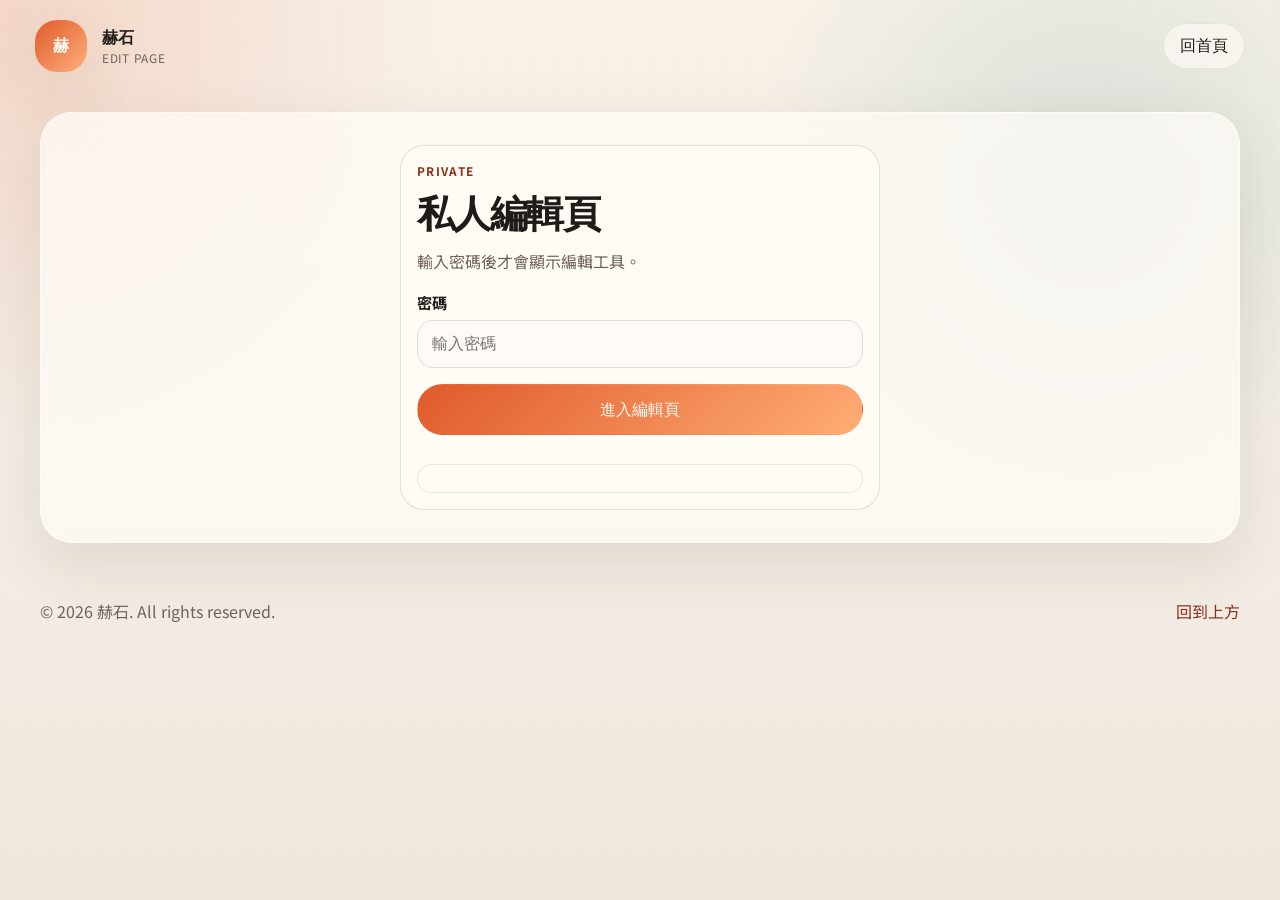
<file: edit.html>
<!DOCTYPE html>
<html lang="zh-Hant">
  <head>
    <meta charset="UTF-8" />
    <meta name="viewport" content="width=device-width, initial-scale=1.0" />
    <title>赫石 | 編輯頁</title>
    <meta name="description" content="赫石網站的私人編輯頁，可輸入密碼後編輯公告內容。" />
    <link rel="preconnect" href="https://fonts.googleapis.com" />
    <link rel="preconnect" href="https://fonts.gstatic.com" crossorigin />
    <link
      href="https://fonts.googleapis.com/css2?family=Space+Grotesk:wght@400;500;700&family=Noto+Sans+TC:wght@400;500;700;900&display=swap"
      rel="stylesheet"
    />
    <link id="siteFavicon" rel="icon" type="image/svg+xml" href="./assets/fillers/rose-bubble.svg" />
    <link rel="stylesheet" href="./styles.css" />
  </head>
  <body>
    <div class="page-noise"></div>

    <header class="site-header">
      <a class="brand" href="./index.html">
        <span class="brand-mark">赫</span>
        <span class="brand-copy">
          <strong>赫石</strong>
          <small>edit page</small>
        </span>
      </a>

      <nav class="site-nav" aria-label="主選單">
        <a href="./index.html">回首頁</a>
      </nav>
    </header>

    <main id="top">
      <section class="section-block editor-shell" id="editorGate">
        <div class="editor-card editor-login-card">
          <p class="eyebrow">Private</p>
          <h1 class="editor-title">私人編輯頁</h1>
          <p class="editor-copy">輸入密碼後才會顯示編輯工具。</p>
          <label class="filler-field">
            <span>密碼</span>
            <input class="editor-password-input" id="editorPasswordInput" type="password" placeholder="輸入密碼" />
          </label>
          <button class="button button-primary" id="editorLoginButton" type="button">進入編輯頁</button>
          <p class="editor-status" id="editorLoginStatus"></p>
        </div>
      </section>

      <section class="section-block editor-shell is-hidden" id="editorPanel">
        <div class="section-heading">
          <div>
            <p class="eyebrow">Editor</p>
            <h2>公告編輯</h2>
          </div>
          <div class="editor-actions">
            <a class="button button-ghost" href="./index.html" target="_blank" rel="noreferrer">打開首頁</a>
            <button class="button button-ghost" id="editorAddBoardButton" type="button">新增公告</button>
            <button class="button button-ghost" id="editorResetButton" type="button">重設成預設</button>
            <button class="button button-ghost" id="editorLogoutButton" type="button">登出</button>
            <button class="button button-primary" id="editorSaveButton" type="button">儲存變更</button>
          </div>
        </div>

        <div class="editor-grid" id="editorBoardGrid"></div>
        <div class="editor-publish-card">
          <div class="section-heading editor-subheading">
            <div>
              <p class="eyebrow">Publish</p>
              <h2>發布到 GitHub</h2>
            </div>
          </div>
          <div class="editor-publish-grid">
            <label class="filler-field">
              <span>Worker 網址</span>
              <input id="editorWorkerUrlInput" type="text" placeholder="https://your-worker.workers.dev" />
            </label>
            <label class="filler-field">
              <span>發布密碼</span>
              <input id="editorPublishPasswordInput" type="password" placeholder="Cloudflare Worker 密碼" />
            </label>
          </div>
          <div class="editor-actions">
            <button class="button button-primary" id="editorPublishButton" type="button">發布到 GitHub</button>
          </div>
          <p class="editor-note">這個按鈕會先儲存你目前在這台瀏覽器的編輯內容，再把公告、圖庫、商品和 SVG 模板送到 Cloudflare Worker，由 Worker 安全寫回 GitHub repo。發布請盡量使用線上 edit 頁，不要用本地 file 頁面。</p>
        </div>
        <div class="section-heading editor-subheading">
          <div>
            <p class="eyebrow">Gallery</p>
            <h2>圖片編輯</h2>
          </div>
          <div class="editor-actions">
            <button class="button button-ghost" id="editorAddGalleryButton" type="button">新增圖片欄位</button>
          </div>
        </div>
        <div class="editor-gallery-toolbar">
          <label class="filler-field">
            <span>搜尋圖片</span>
            <input id="editorGallerySearchInput" type="text" placeholder="輸入標題、分類或說明" />
          </label>
          <label class="filler-field">
            <span>分類篩選</span>
            <select id="editorGalleryCategoryFilter">
              <option value="全部">全部分類</option>
            </select>
          </label>
        </div>
        <div class="editor-grid" id="editorGalleryGrid"></div>
        <div class="section-heading editor-subheading">
          <div>
            <p class="eyebrow">Templates</p>
            <h2>SVG 模板編輯</h2>
          </div>
          <div class="editor-actions">
            <button class="button button-ghost" id="editorAddTemplateButton" type="button">新增 SVG</button>
          </div>
        </div>
        <div class="editor-grid" id="editorTemplateGrid"></div>
        <div class="section-heading editor-subheading">
          <div>
            <p class="eyebrow">Products</p>
            <h2>商品編輯</h2>
          </div>
          <div class="editor-actions">
            <button class="button button-ghost" id="editorAddProductButton" type="button">新增商品</button>
          </div>
        </div>
        <div class="editor-grid" id="editorProductGrid"></div>
        <p class="editor-note">這個編輯頁目前會把公告、圖庫、SVG 模板和商品內容存到你這台瀏覽器。儲存後重新整理首頁或填字器，就會看到新的內容。圖片網址如果貼 Google Drive 單檔連結，系統會自動轉成可顯示縮圖的網址。</p>
        <p class="editor-status" id="editorSaveStatus"></p>
      </section>
    </main>

    <footer class="site-footer">
      <p>© <span id="yearLabel"></span> 赫石. All rights reserved.</p>
      <a href="#top">回到上方</a>
    </footer>

    <script src="./data/gallery-data.js"></script>
    <script src="./data/site-content.js"></script>
    <script src="./data/filler-templates.js"></script>
    <script src="./edit.js"></script>
  </body>
</html>
</file>
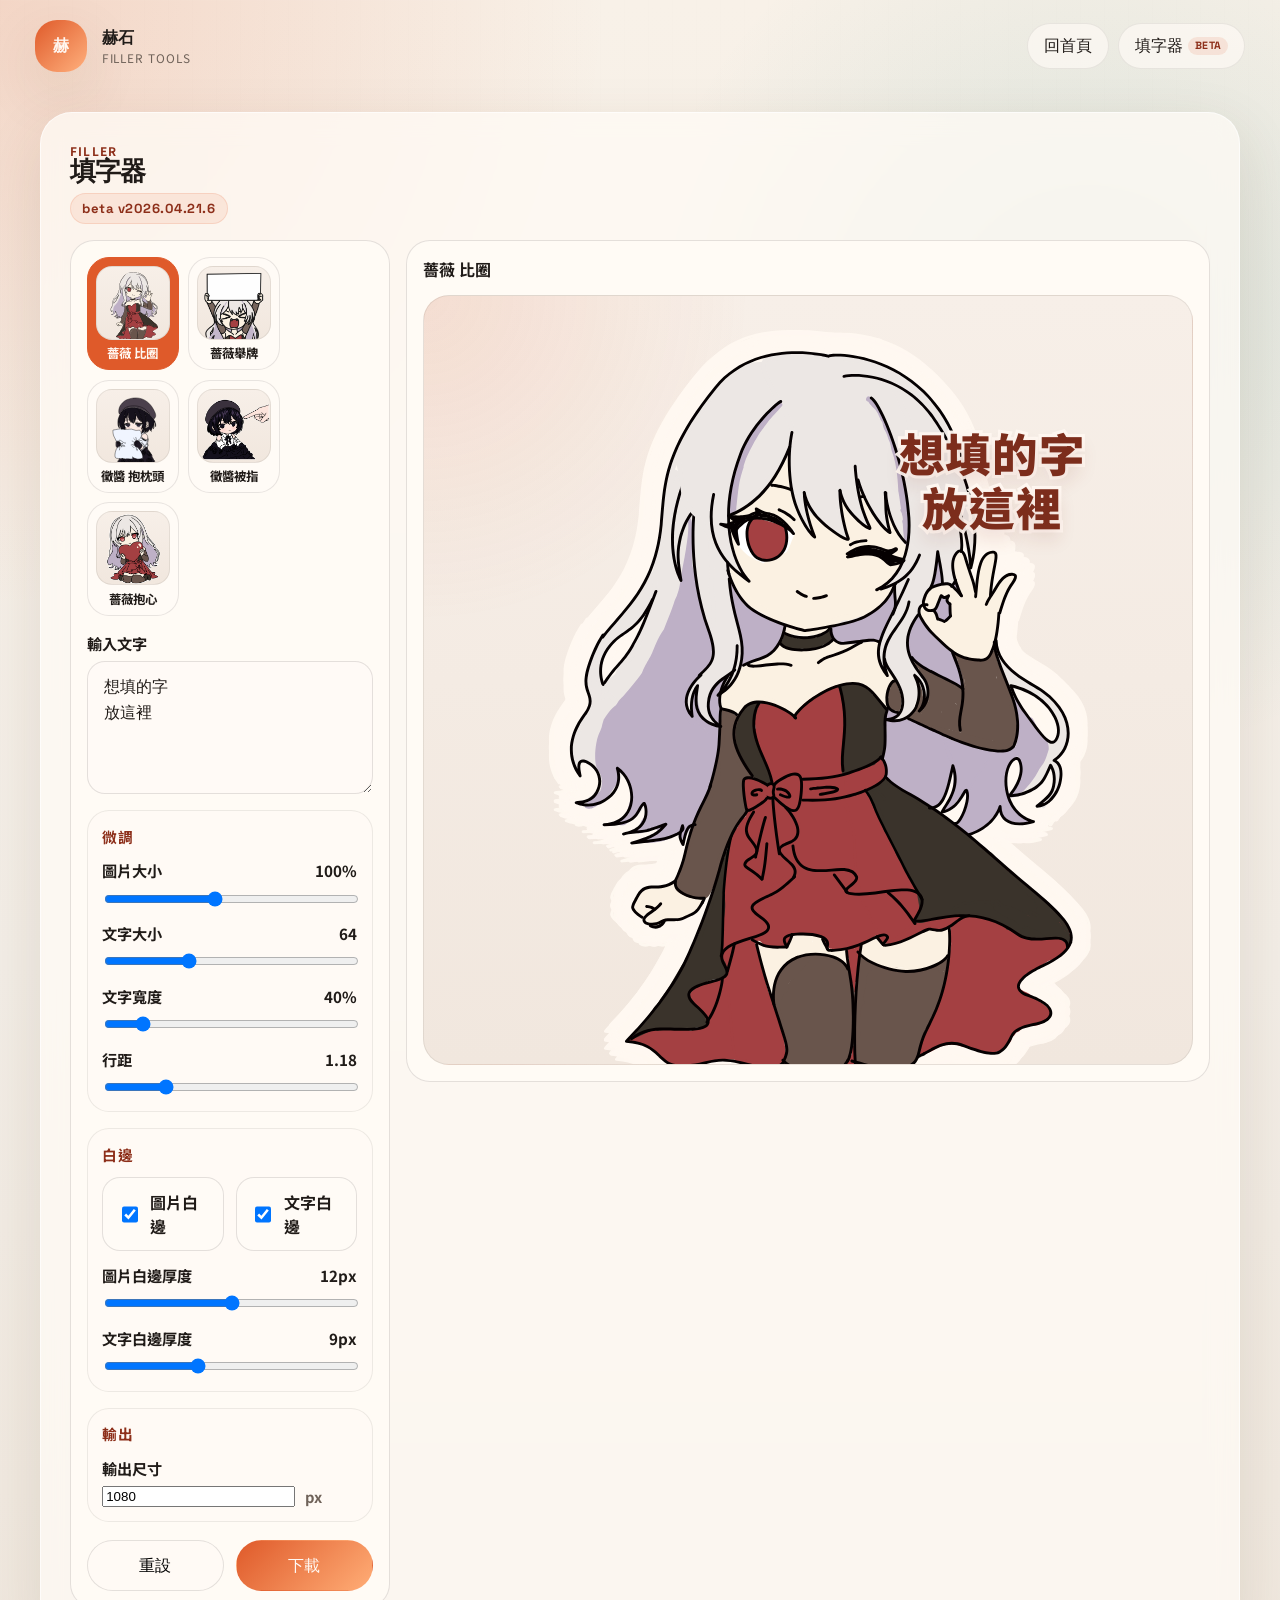
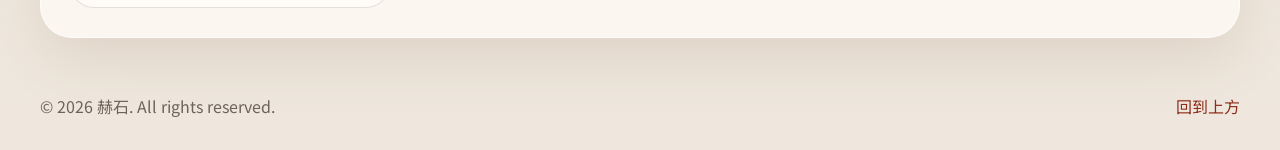
<file: filler.html>
<!DOCTYPE html>
<html lang="zh-Hant">
  <head>
    <meta charset="UTF-8" />
    <meta name="viewport" content="width=device-width, initial-scale=1.0" />
    <title>赫石 | 填字器</title>
    <meta
      name="description"
      content="赫石的 SVG 填字器頁面，可輸入文字、調整位置並匯出成圖片。"
    />
    <link rel="preconnect" href="https://fonts.googleapis.com" />
    <link rel="preconnect" href="https://fonts.gstatic.com" crossorigin />
    <link
      href="https://fonts.googleapis.com/css2?family=Space+Grotesk:wght@400;500;700&family=Noto+Sans+TC:wght@400;500;700;900&display=swap"
      rel="stylesheet"
    />
    <link id="siteFavicon" rel="icon" type="image/svg+xml" href="./assets/fillers/rose-bubble.svg" />
    <link rel="stylesheet" href="./styles.css" />
  </head>
  <body>
    <div class="page-noise"></div>

    <header class="site-header">
      <a class="brand" href="./index.html">
        <span class="brand-mark">赫</span>
        <span class="brand-copy">
          <strong>赫石</strong>
          <small>filler tools</small>
        </span>
      </a>

      <nav class="site-nav" aria-label="主選單">
        <a href="./index.html">回首頁</a>
        <a class="nav-beta-link" href="#filler">填字器 <small class="beta-badge">beta</small></a>
      </nav>
    </header>

    <main id="top">
      <section class="section-block filler-section" id="filler">
        <div class="section-heading">
          <div>
            <p class="eyebrow">Filler</p>
            <h2>填字器</h2>
            <p class="filler-version" id="fillerVersionLabel">beta v2026.04.21.6</p>
          </div>
        </div>
        <div class="filler-layout">
          <div class="filler-panel">
            <div class="filler-template-list" id="fillerTemplateList"></div>

            <label class="filler-field">
              <span>輸入文字</span>
              <textarea id="fillerTextInput" rows="4" placeholder="想放進圖裡的字，直接打在這裡。"></textarea>
            </label>

            <section class="filler-group">
              <div class="filler-group-head">
                <strong>微調</strong>
              </div>

              <div class="filler-control-grid">
                <label class="filler-field">
                  <span>圖片大小 <strong id="fillerImageScaleValue">100%</strong></span>
                  <input id="fillerImageScaleInput" type="range" min="55" max="160" step="1" value="100" />
                </label>

                <label class="filler-field">
                  <span>文字大小 <strong id="fillerFontSizeValue">64</strong></span>
                  <input id="fillerFontSizeInput" type="range" min="28" max="140" step="1" value="64" />
                </label>

                <label class="filler-field">
                  <span>文字寬度 <strong id="fillerWidthValue">28%</strong></span>
              <input id="fillerWidthInput" type="range" min="16" max="200" step="1" value="40" />
                </label>

                <label class="filler-field">
                  <span>行距 <strong id="fillerLineHeightValue">1.18</strong></span>
                  <input id="fillerLineHeightInput" type="range" min="1" max="1.8" step="0.02" value="1.18" />
                </label>
              </div>
            </section>

            <section class="filler-group">
              <div class="filler-group-head">
                <strong>白邊</strong>
              </div>

              <div class="filler-toggle-row">
                <label class="filler-toggle">
                  <input id="fillerImageOutlineToggleInput" type="checkbox" checked />
                  <span>圖片白邊</span>
                </label>
                <label class="filler-toggle">
                  <input id="fillerOutlineToggleInput" type="checkbox" checked />
                  <span>文字白邊</span>
                </label>
              </div>

              <div class="filler-control-grid">
                <label class="filler-field">
                  <span>圖片白邊厚度 <strong id="fillerImageOutlineWidthValue">12px</strong></span>
                  <input id="fillerImageOutlineWidthInput" type="range" min="4" max="20" step="1" value="12" />
                </label>

                <label class="filler-field">
                  <span>文字白邊厚度 <strong id="fillerOutlineWidthValue">9px</strong></span>
                  <input id="fillerOutlineWidthInput" type="range" min="4" max="18" step="1" value="9" />
                </label>
              </div>
            </section>

            <section class="filler-group">
              <div class="filler-group-head">
                <strong>輸出</strong>
              </div>

              <label class="filler-field filler-size-field">
                <span>輸出尺寸</span>
                <div class="filler-number-wrap">
                  <input id="fillerOutputSizeInput" type="text" inputmode="numeric" pattern="[0-9]*" value="1080" />
                  <small>px</small>
                </div>
              </label>
            </section>

            <div class="filler-button-row">
              <button class="button button-ghost filler-reset-button" id="fillerResetButton" type="button">重設</button>
              <button class="button button-primary filler-download-button" id="fillerDownloadButton" type="button">下載</button>
            </div>
          </div>

          <div class="filler-preview-card">
            <div class="filler-preview-topline">
              <strong id="fillerTemplateName">載入模板中...</strong>
            </div>
            <div class="filler-stage" id="fillerStage">
              <img id="fillerPreviewArtOutline" alt="" aria-hidden="true" />
              <img id="fillerPreviewArt" alt="填字模板預覽" loading="lazy" />
              <div class="filler-preview-text" id="fillerPreviewText"></div>
            </div>
          </div>
        </div>
      </section>
    </main>

    <footer class="site-footer">
      <p>© <span id="yearLabel"></span> 赫石. All rights reserved.</p>
      <a href="#top">回到上方</a>
    </footer>

    <script src="./data/filler-template-assets.js"></script>
    <script src="./data/filler-templates.js"></script>
    <script src="./data/site-content.js"></script>
    <script src="./app.js"></script>
  </body>
</html>
</file>
<file: styles.css>
:root {
  --bg: #f4efe7;
  --bg-strong: #f8f4ee;
  --ink: #201b18;
  --muted: #6f6259;
  --line: rgba(32, 27, 24, 0.12);
  --card: rgba(255, 251, 246, 0.74);
  --card-strong: rgba(255, 251, 246, 0.92);
  --accent: #df5a2a;
  --accent-deep: #8d2f1a;
  --accent-soft: #ffd8c4;
  --teal: #0f7c78;
  --gold: #bd8a2a;
  --shadow: 0 20px 60px rgba(94, 55, 23, 0.12);
  --radius-xl: 32px;
  --radius-lg: 24px;
  --radius-md: 18px;
}

* {
  box-sizing: border-box;
}

html {
  scroll-behavior: smooth;
}

body {
  margin: 0;
  min-height: 100vh;
  color: var(--ink);
  font-family: "Noto Sans TC", sans-serif;
  background:
    radial-gradient(circle at top left, rgba(223, 90, 42, 0.18), transparent 28%),
    radial-gradient(circle at 85% 18%, rgba(15, 124, 120, 0.13), transparent 25%),
    linear-gradient(180deg, #f8f1e8 0%, #f2ede6 55%, #efe7dd 100%);
}

a {
  color: inherit;
  text-decoration: none;
}

button {
  font: inherit;
}

img {
  max-width: 100%;
  display: block;
}

.page-noise {
  position: fixed;
  inset: 0;
  pointer-events: none;
  opacity: 0.2;
  background-image:
    linear-gradient(rgba(255, 255, 255, 0.16) 1px, transparent 1px),
    linear-gradient(90deg, rgba(32, 27, 24, 0.02) 1px, transparent 1px);
  background-size: 100% 100%, 24px 24px;
}

.site-header,
main,
.site-footer {
  position: relative;
  z-index: 1;
}

.site-header {
  display: flex;
  align-items: center;
  justify-content: space-between;
  gap: 1rem;
  padding: 1.25rem clamp(1rem, 3vw, 2.2rem);
}

.brand {
  display: inline-flex;
  align-items: center;
  gap: 0.9rem;
}

.brand-mark {
  width: 3.25rem;
  height: 3.25rem;
  display: grid;
  place-items: center;
  border-radius: 22px;
  background: linear-gradient(135deg, var(--accent), #ffb07d);
  color: #fff7f1;
  font-family: "Space Grotesk", sans-serif;
  font-weight: 700;
  letter-spacing: 0.06em;
  box-shadow: var(--shadow);
}

.brand-copy {
  display: grid;
}

.brand-copy strong,
.site-nav a,
.button,
h1,
h2,
.social-name,
.stat-value,
.product-price {
  font-family: "Space Grotesk", sans-serif;
}

.brand-copy small {
  color: var(--muted);
  text-transform: uppercase;
  letter-spacing: 0.08em;
  font-size: 0.74rem;
}

.site-nav {
  display: flex;
  flex-wrap: wrap;
  gap: 0.55rem;
}

.site-nav a {
  padding: 0.7rem 1rem;
  border-radius: 999px;
  background: rgba(255, 251, 246, 0.65);
  border: 1px solid rgba(32, 27, 24, 0.08);
  transition: transform 160ms ease, background 160ms ease;
}

.nav-beta-link {
  display: inline-flex;
  align-items: center;
  gap: 0.35rem;
}

.beta-badge {
  display: inline-flex;
  align-items: center;
  justify-content: center;
  min-height: 1.15rem;
  padding: 0.08rem 0.4rem;
  border-radius: 999px;
  background: rgba(223, 90, 42, 0.12);
  color: var(--accent-deep);
  font-size: 0.66rem;
  font-weight: 800;
  letter-spacing: 0.04em;
  text-transform: uppercase;
}

.site-nav a:hover,
.button:hover,
.filter-chip:hover {
  transform: translateY(-1px);
}

main {
  width: min(1200px, calc(100% - 2rem));
  margin: 0 auto;
  padding-bottom: 3rem;
}

.hero,
.section-block {
  background: var(--card);
  border: 1px solid rgba(255, 255, 255, 0.6);
  box-shadow: var(--shadow);
  backdrop-filter: blur(14px);
}

.marquee-heading {
  display: flex;
  align-items: center;
  justify-content: space-between;
  gap: 1rem;
  margin-bottom: 0.9rem;
}

.marquee-copy {
  color: var(--muted);
}

.hero-marquee-intro {
  display: flex;
  align-items: end;
  justify-content: space-between;
  gap: 1rem;
}

.hero-marquee-copy {
  color: var(--muted);
  line-height: 1.6;
}

.marquee-shell {
  position: relative;
  overflow: hidden;
  border-radius: 26px;
  padding: 0.45rem 0;
  background:
    linear-gradient(90deg, rgba(255, 248, 242, 0.96), rgba(255, 248, 242, 0.14) 10%, rgba(255, 248, 242, 0.14) 90%, rgba(255, 248, 242, 0.96)),
    linear-gradient(135deg, rgba(223, 90, 42, 0.09), rgba(15, 124, 120, 0.08));
  border: 1px solid rgba(32, 27, 24, 0.08);
}

.marquee-shell::before,
.marquee-shell::after {
  content: "";
  position: absolute;
  top: 0;
  bottom: 0;
  width: 4.5rem;
  z-index: 2;
  pointer-events: none;
}

.marquee-shell::before {
  left: 0;
  background: linear-gradient(90deg, rgba(248, 241, 232, 1), rgba(248, 241, 232, 0));
}

.marquee-shell::after {
  right: 0;
  background: linear-gradient(270deg, rgba(248, 241, 232, 1), rgba(248, 241, 232, 0));
}

.marquee-track {
  display: flex;
  width: max-content;
  gap: 0.9rem;
  animation: marquee-scroll 34s linear infinite;
  will-change: transform;
}

.marquee-item {
  width: 190px;
  flex: 0 0 190px;
  padding: 0.55rem;
  border-radius: 24px;
  background: rgba(255, 251, 246, 0.94);
  border: 1px solid rgba(255, 255, 255, 0.38);
  box-shadow: 0 12px 28px rgba(11, 25, 31, 0.16);
  transform: rotate(calc(var(--tilt, 0) * 1deg));
}

.marquee-item:nth-child(3n) {
  margin-top: 1rem;
}

.marquee-item:nth-child(4n) {
  margin-top: 0.35rem;
}

.marquee-image {
  width: 100%;
  aspect-ratio: 1 / 1;
  object-fit: cover;
  border-radius: 18px;
  background: linear-gradient(135deg, #f3e3d7, #fbf6f0);
}

.marquee-caption {
  display: flex;
  justify-content: flex-end;
  margin-top: 0.65rem;
  font-size: 0.86rem;
}

.marquee-caption span {
  color: var(--accent-deep);
  white-space: nowrap;
  font-weight: 700;
}

.hero {
  display: grid;
  grid-template-columns: minmax(0, 1.2fr) minmax(300px, 0.8fr);
  gap: 1.2rem;
  padding: clamp(1.4rem, 4vw, 2.4rem);
  border-radius: var(--radius-xl);
  overflow: hidden;
}

.filler-hero {
  align-items: stretch;
}

.filler-page-panel {
  min-height: 100%;
}

.hero-copy {
  display: grid;
  align-content: center;
  gap: 1rem;
}

.hero-marquee-band {
  grid-column: 1 / -1;
  display: grid;
  gap: 0.8rem;
  padding-top: 0.15rem;
}

.eyebrow {
  margin: 0;
  color: var(--accent-deep);
  text-transform: uppercase;
  letter-spacing: 0.11em;
  font-size: 0.74rem;
  font-weight: 700;
}

h1,
h2,
p {
  margin: 0;
}

h3 {
  margin: 0;
  font-family: "Space Grotesk", sans-serif;
  font-size: 1.2rem;
  line-height: 1.15;
}

h1 {
  font-size: clamp(2.2rem, 4vw, 4.8rem);
  line-height: 0.98;
  letter-spacing: -0.04em;
}

h2 {
  font-size: clamp(1.6rem, 2vw, 2.3rem);
  line-height: 1;
  letter-spacing: -0.03em;
}

.hero-text,
.section-intro,
.headline-card p,
.social-copy,
.gallery-copy,
.board-copy,
.product-copy {
  color: var(--muted);
  line-height: 1.7;
}

.hero-actions {
  display: flex;
  flex-wrap: wrap;
  gap: 0.75rem;
}

.button {
  display: inline-flex;
  align-items: center;
  justify-content: center;
  min-height: 3rem;
  padding: 0.85rem 1.2rem;
  border-radius: 999px;
  border: 1px solid transparent;
  transition: transform 160ms ease, background 160ms ease, border 160ms ease;
}

.button-primary {
  background: linear-gradient(135deg, var(--accent), #ffad76);
  color: #fff9f4;
}

.button-ghost {
  background: rgba(255, 251, 246, 0.6);
  border-color: rgba(32, 27, 24, 0.12);
}

.hero-panel {
  position: relative;
  display: grid;
  gap: 1rem;
  align-content: start;
  padding: 1.2rem;
  border-radius: 28px;
  color: #fff8f1;
  background:
    radial-gradient(circle at top right, rgba(255, 255, 255, 0.22), transparent 30%),
    linear-gradient(160deg, #1f4f67 0%, #0d6f6b 45%, #43211c 100%);
}

.hero-panel::after {
  content: "";
  position: absolute;
  right: -2rem;
  bottom: -2rem;
  width: 10rem;
  height: 10rem;
  border-radius: 32px;
  background: rgba(255, 255, 255, 0.08);
  transform: rotate(18deg);
}

.panel-label {
  position: relative;
  z-index: 1;
  font-family: "Space Grotesk", sans-serif;
  letter-spacing: 0.12em;
  text-transform: uppercase;
  font-size: 0.8rem;
  color: rgba(255, 248, 241, 0.75);
}

.hero-panel-head {
  position: relative;
  z-index: 1;
  display: flex;
  align-items: start;
  justify-content: space-between;
  gap: 1rem;
}

.hero-panel-copy {
  margin-top: 0.35rem;
  color: rgba(255, 248, 241, 0.9);
  line-height: 1.6;
}

.headline-badge {
  display: inline-flex;
  align-items: center;
  justify-content: center;
  min-height: 2rem;
  padding: 0.35rem 0.8rem;
  border-radius: 999px;
  background: rgba(255, 255, 255, 0.14);
  border: 1px solid rgba(255, 255, 255, 0.18);
  color: #fff8f1;
  font-size: 0.82rem;
  font-weight: 700;
  white-space: nowrap;
}

.headline-card,
.stat-card,
.social-card,
.gallery-card,
.board-card,
.product-card {
  position: relative;
  overflow: hidden;
  border-radius: var(--radius-lg);
}

.headline-card {
  position: relative;
  z-index: 1;
  display: grid;
  gap: 0.75rem;
  padding: 1.1rem;
  background:
    linear-gradient(180deg, rgba(255, 255, 255, 0.16), rgba(255, 255, 255, 0.08)),
    radial-gradient(circle at top right, rgba(255, 255, 255, 0.12), transparent 36%);
  border: 1px solid rgba(255, 255, 255, 0.16);
}

.headline-card strong {
  font-size: 1.28rem;
  line-height: 1.1;
}

.hero-panel .headline-card p {
  color: rgba(255, 248, 241, 0.9);
}

.headline-meta {
  display: flex;
  align-items: center;
  justify-content: space-between;
  gap: 0.8rem;
  color: rgba(255, 248, 241, 0.92);
  font-size: 0.83rem;
  letter-spacing: 0.04em;
}

.hero-stats {
  position: relative;
  z-index: 1;
  display: grid;
  grid-template-columns: repeat(3, minmax(0, 1fr));
  gap: 0.8rem;
}

.stat-card {
  padding: 0.95rem;
  background: rgba(255, 255, 255, 0.08);
  border: 1px solid rgba(255, 255, 255, 0.14);
}

.stat-value {
  display: block;
  font-size: 1.45rem;
}

.stat-label {
  display: block;
  margin-top: 0.3rem;
  color: rgba(255, 248, 241, 0.72);
  font-size: 0.88rem;
}

.section-block {
  margin-top: 1.25rem;
  padding: clamp(1.1rem, 3vw, 1.8rem);
  border-radius: var(--radius-xl);
}

.section-heading {
  display: flex;
  align-items: end;
  justify-content: space-between;
  gap: 1rem;
  margin-bottom: 1rem;
  flex-wrap: wrap;
}

.section-heading > div {
  flex: 1 1 18rem;
  min-width: 0;
}

.section-intro {
  flex: 0 1 24rem;
  max-width: 24rem;
  text-wrap: pretty;
}

.gallery-tools {
  display: flex;
  justify-content: flex-end;
}

.filler-layout {
  display: grid;
  grid-template-columns: minmax(220px, 320px) minmax(0, 1fr);
  gap: 1rem;
  align-items: start;
}

.filler-panel,
.filler-preview-card {
  padding: 1rem;
  border-radius: var(--radius-lg);
  background: var(--card-strong);
  border: 1px solid var(--line);
}

.filler-panel {
  display: grid;
  align-content: start;
  gap: 1rem;
  position: sticky;
  top: 1rem;
}

.filler-template-list {
  display: flex;
  flex-wrap: wrap;
  gap: 0.6rem;
}

.filler-version {
  display: inline-flex;
  align-items: center;
  min-height: 1.9rem;
  margin-top: 0.55rem;
  padding: 0.22rem 0.7rem;
  border-radius: 999px;
  background: rgba(223, 90, 42, 0.1);
  border: 1px solid rgba(223, 90, 42, 0.14);
  color: var(--accent-deep);
  font-family: "Space Grotesk", sans-serif;
  font-size: 0.82rem;
  font-weight: 700;
  letter-spacing: 0.04em;
}

.filler-template-chip {
  width: 92px;
  padding: 0.5rem;
  border-radius: 22px;
  border: 1px solid rgba(32, 27, 24, 0.1);
  background: rgba(255, 251, 246, 0.78);
  cursor: pointer;
  transition: transform 160ms ease, background 160ms ease, color 160ms ease;
  display: grid;
  gap: 0.4rem;
  justify-items: center;
  text-align: center;
  color: var(--ink);
}

.filler-template-thumb {
  width: 100%;
  aspect-ratio: 1 / 1;
  object-fit: contain;
  border-radius: 16px;
  background: linear-gradient(180deg, #f7efe8 0%, #f1e7de 100%);
  border: 1px solid rgba(32, 27, 24, 0.08);
}

.filler-template-chip span {
  font-size: 0.78rem;
  font-weight: 700;
  line-height: 1.2;
}

.filler-template-chip.is-active {
  background: var(--accent);
  border-color: var(--accent);
  color: #fff8f2;
}

.filler-field {
  display: grid;
  gap: 0.45rem;
}

.filler-field span {
  display: flex;
  align-items: center;
  justify-content: space-between;
  gap: 0.8rem;
  font-size: 0.95rem;
  font-weight: 700;
}

.filler-field textarea {
  width: 100%;
}

.filler-field textarea {
  min-height: 7rem;
  resize: vertical;
  padding: 0.9rem 1rem;
  border-radius: 18px;
  border: 1px solid rgba(32, 27, 24, 0.12);
  background: rgba(255, 251, 246, 0.88);
  color: var(--ink);
  line-height: 1.6;
  font-size: 1rem;
}

.filler-field input[type="range"],
.filler-field input[type="number"] {
  width: 100%;
}

.filler-field input[type="number"] {
  min-height: 3rem;
  padding: 0.7rem 0.9rem;
  border-radius: 16px;
  border: 1px solid rgba(32, 27, 24, 0.12);
  background: rgba(255, 251, 246, 0.88);
  color: var(--ink);
  font-size: 1rem;
}

.filler-group {
  display: grid;
  gap: 0.8rem;
  padding: 0.9rem;
  border-radius: 22px;
  border: 1px solid rgba(32, 27, 24, 0.08);
  background: rgba(255, 251, 246, 0.5);
}

.filler-group-head {
  display: flex;
  align-items: center;
  justify-content: space-between;
}

.filler-group-head strong {
  font-size: 0.92rem;
  letter-spacing: 0.04em;
  color: var(--accent-deep);
}

.filler-control-grid {
  display: grid;
  gap: 0.85rem;
}

.filler-toggle-row {
  display: grid;
  grid-template-columns: repeat(2, minmax(0, 1fr));
  gap: 0.75rem;
}

.filler-toggle {
  display: flex;
  align-items: center;
  gap: 0.6rem;
  min-height: 3rem;
  padding: 0.75rem 0.9rem;
  border-radius: 18px;
  border: 1px solid rgba(32, 27, 24, 0.12);
  background: rgba(255, 251, 246, 0.88);
  font-weight: 700;
}

.filler-toggle input {
  width: 1.1rem;
  height: 1.1rem;
}

.filler-size-field {
  max-width: 220px;
}

.filler-number-wrap {
  display: grid;
  grid-template-columns: minmax(0, 1fr) auto;
  align-items: center;
  gap: 0.65rem;
}

.filler-number-wrap small {
  color: var(--muted);
  font-size: 0.92rem;
  font-weight: 700;
}

.filler-button-row {
  display: grid;
  grid-template-columns: repeat(2, minmax(0, 1fr));
  gap: 0.75rem;
  padding-top: 0.1rem;
}

.filler-preview-card {
  display: grid;
  gap: 0.9rem;
}

.filler-preview-topline {
  display: flex;
  align-items: center;
  justify-content: flex-start;
}

.filler-stage {
  position: relative;
  aspect-ratio: 1 / 1;
  overflow: hidden;
  border-radius: 26px;
  background:
    radial-gradient(circle at top left, rgba(223, 90, 42, 0.12), transparent 30%),
    linear-gradient(180deg, #f7efe8 0%, #f1e7de 100%);
  border: 1px solid rgba(32, 27, 24, 0.08);
  touch-action: pan-y;
}

.filler-stage.is-dragging {
  touch-action: none;
}

.filler-stage img {
  position: absolute;
  left: 50%;
  top: 50%;
  width: 100%;
  max-width: none;
  height: auto;
  transform: translate(-50%, -50%);
  object-fit: contain;
  cursor: grab;
  user-select: none;
  touch-action: none;
}

.filler-stage #fillerPreviewArtOutline {
  z-index: 0;
  pointer-events: none;
  opacity: 0;
  transform: translate(-50%, -50%);
  filter:
    brightness(0) saturate(0%) invert(98%) sepia(14%) saturate(360%) hue-rotate(320deg) brightness(104%) contrast(103%)
    drop-shadow(var(--image-outline-size, 3px) 0 0 rgba(255, 248, 241, 0.98))
    drop-shadow(calc(var(--image-outline-size, 3px) * -1) 0 0 rgba(255, 248, 241, 0.98))
    drop-shadow(0 var(--image-outline-size, 3px) 0 rgba(255, 248, 241, 0.98))
    drop-shadow(0 calc(var(--image-outline-size, 3px) * -1) 0 rgba(255, 248, 241, 0.98))
    drop-shadow(calc(var(--image-outline-size, 3px) * 0.7) calc(var(--image-outline-size, 3px) * 0.7) 0 rgba(255, 248, 241, 0.98))
    drop-shadow(calc(var(--image-outline-size, 3px) * -0.7) calc(var(--image-outline-size, 3px) * 0.7) 0 rgba(255, 248, 241, 0.98))
    drop-shadow(calc(var(--image-outline-size, 3px) * 0.7) calc(var(--image-outline-size, 3px) * -0.7) 0 rgba(255, 248, 241, 0.98))
    drop-shadow(calc(var(--image-outline-size, 3px) * -0.7) calc(var(--image-outline-size, 3px) * -0.7) 0 rgba(255, 248, 241, 0.98));
}

.filler-stage #fillerPreviewArtOutline.is-visible {
  opacity: 1;
}

.filler-stage #fillerPreviewArt {
  z-index: 1;
}

.filler-stage img.is-dragging {
  cursor: grabbing;
}

.filler-preview-text {
  position: absolute;
  z-index: 2;
  transform: translate(-50%, -50%);
  color: #7c2d1c;
  text-align: center;
  font-weight: 900;
  letter-spacing: 0.02em;
  white-space: pre-wrap;
  overflow-wrap: anywhere;
  word-break: break-word;
  text-shadow: 0 10px 18px rgba(124, 45, 28, 0.14);
  cursor: grab;
  user-select: none;
  touch-action: none;
}

.filler-preview-text.has-outline {
  -webkit-text-stroke: var(--outline-size) rgba(255, 248, 241, 0.95);
  paint-order: stroke fill;
  text-shadow: 0 10px 18px rgba(124, 45, 28, 0.14);
}

.filler-preview-text.is-dragging {
  cursor: grabbing;
}

.filler-empty {
  color: var(--muted);
  line-height: 1.7;
}

.editor-shell {
  display: grid;
  gap: 1rem;
  padding: clamp(1.2rem, 3vw, 2rem);
}

.editor-shell.is-hidden {
  display: none;
}

.editor-card,
.editor-board-card {
  padding: 1rem;
  border-radius: var(--radius-lg);
  background: var(--card-strong);
  border: 1px solid var(--line);
}

.editor-login-card {
  width: min(100%, 30rem);
  justify-self: center;
  display: grid;
  gap: 1rem;
}

.editor-title {
  font-size: clamp(1.8rem, 3vw, 3rem);
  line-height: 1;
}

.editor-copy,
.editor-note,
.editor-status {
  color: var(--muted);
  line-height: 1.6;
}

.editor-status {
  margin-top: 0.8rem;
  padding: 0.85rem 1rem;
  border-radius: 18px;
  border: 1px solid rgba(32, 27, 24, 0.08);
  background: rgba(255, 251, 246, 0.74);
}

.editor-status[data-tone="success"] {
  color: #1f6b48;
  border-color: rgba(31, 107, 72, 0.18);
  background: rgba(230, 247, 238, 0.9);
}

.editor-status[data-tone="error"] {
  color: #9f2f2f;
  border-color: rgba(159, 47, 47, 0.18);
  background: rgba(255, 238, 238, 0.92);
}

.editor-status[data-tone="info"] {
  color: var(--muted);
}

#editorSaveStatus {
  position: fixed;
  right: max(1rem, env(safe-area-inset-right));
  bottom: max(1rem, env(safe-area-inset-bottom));
  z-index: 40;
  width: min(24rem, calc(100vw - 2rem));
  margin: 0;
  box-shadow: 0 18px 45px rgba(32, 27, 24, 0.16);
  backdrop-filter: blur(14px);
  opacity: 0;
  transform: translateY(0.75rem);
  pointer-events: none;
  transition: opacity 180ms ease, transform 180ms ease;
}

#editorSaveStatus.is-visible {
  opacity: 1;
  transform: translateY(0);
}

.editor-toast {
  position: fixed;
  right: max(1rem, env(safe-area-inset-right));
  bottom: max(1rem, env(safe-area-inset-bottom));
  z-index: 999;
  width: min(24rem, calc(100vw - 2rem));
  margin: 0;
  padding: 0.95rem 1.05rem;
  border-radius: 18px;
  border: 1px solid rgba(32, 27, 24, 0.08);
  background: rgba(255, 251, 246, 0.95);
  color: var(--muted);
  line-height: 1.55;
  box-shadow: 0 18px 45px rgba(32, 27, 24, 0.18);
  backdrop-filter: blur(14px);
  opacity: 0;
  transform: translateY(0.75rem);
  pointer-events: none;
  transition: opacity 180ms ease, transform 180ms ease;
}

.editor-toast[data-tone="success"] {
  color: #1f6b48;
  border-color: rgba(31, 107, 72, 0.18);
  background: rgba(230, 247, 238, 0.96);
}

.editor-toast[data-tone="error"] {
  color: #9f2f2f;
  border-color: rgba(159, 47, 47, 0.18);
  background: rgba(255, 238, 238, 0.97);
}

.editor-toast[data-tone="info"] {
  color: var(--muted);
}

.editor-toast.is-visible {
  opacity: 1;
  transform: translateY(0);
}

@media (max-width: 720px) {
  #editorSaveStatus {
    left: 1rem;
    right: 1rem;
    width: auto;
    bottom: max(0.9rem, env(safe-area-inset-bottom));
  }

  .editor-toast {
    left: 1rem;
    right: 1rem;
    width: auto;
    bottom: max(0.9rem, env(safe-area-inset-bottom));
  }
}

.editor-password-input {
  width: 100%;
  min-height: 3rem;
  padding: 0.7rem 0.9rem;
  border-radius: 16px;
  border: 1px solid rgba(32, 27, 24, 0.12);
  background: rgba(255, 251, 246, 0.88);
  color: var(--ink);
  font-size: 1rem;
}

.editor-grid {
  display: grid;
  grid-template-columns: repeat(3, minmax(0, 1fr));
  gap: 1rem;
}

.editor-board-card {
  display: grid;
  gap: 0.9rem;
}

.editor-board-head {
  display: flex;
  align-items: center;
  justify-content: space-between;
}

.editor-actions {
  display: flex;
  flex-wrap: wrap;
  gap: 0.75rem;
}

.editor-gallery-toolbar {
  display: grid;
  grid-template-columns: minmax(0, 2fr) minmax(12rem, 1fr);
  gap: 1rem;
  margin: 1rem 0 1.25rem;
}

.editor-publish-card {
  margin-top: 1.2rem;
  padding: 1.2rem;
  border-radius: 28px;
  border: 1px solid rgba(32, 27, 24, 0.08);
  background: rgba(255, 251, 246, 0.74);
}

.editor-publish-grid {
  display: grid;
  grid-template-columns: repeat(2, minmax(0, 1fr));
  gap: 1rem;
}

.editor-inline-actions {
  display: flex;
  align-items: center;
  gap: 0.65rem;
}

.editor-subheading {
  margin-top: 1.2rem;
}

.editor-source-badge {
  display: inline-flex;
  align-items: center;
  min-height: 2rem;
  padding: 0.2rem 0.7rem;
  border-radius: 999px;
  background: rgba(223, 90, 42, 0.12);
  color: var(--accent-deep);
  font-size: 0.82rem;
  font-weight: 700;
  letter-spacing: 0.04em;
}

.editor-remove-button {
  min-height: 2.4rem;
}

.editor-gallery-preview-wrap {
  aspect-ratio: 1 / 1;
  overflow: hidden;
  border-radius: 24px;
  background:
    radial-gradient(circle at 20% 20%, rgba(223, 90, 42, 0.18), transparent 42%),
    linear-gradient(180deg, rgba(255, 250, 244, 0.95), rgba(247, 239, 231, 0.95));
  border: 1px solid rgba(32, 27, 24, 0.08);
}

.editor-gallery-preview {
  width: 100%;
  height: 100%;
  object-fit: contain;
  display: block;
}

.editor-upload-field input[type="file"] {
  width: 100%;
  padding: 0.75rem;
  border-radius: 16px;
  border: 1px dashed rgba(32, 27, 24, 0.18);
  background: rgba(255, 251, 246, 0.76);
  color: var(--muted);
}

.editor-empty-state {
  grid-column: 1 / -1;
  padding: 1.1rem 1.2rem;
  border-radius: 22px;
  border: 1px dashed rgba(32, 27, 24, 0.16);
  color: var(--muted);
  background: rgba(255, 251, 246, 0.65);
}

@media (max-width: 1024px) {
  .editor-grid {
    grid-template-columns: repeat(2, minmax(0, 1fr));
  }

  .editor-gallery-toolbar {
    grid-template-columns: 1fr;
  }

  .editor-publish-grid {
    grid-template-columns: 1fr;
  }
}

@media (max-width: 720px) {
  .editor-grid {
    grid-template-columns: minmax(0, 1fr);
  }

  .editor-actions {
    display: grid;
    grid-template-columns: repeat(2, minmax(0, 1fr));
  }

  .editor-board-head {
    align-items: start;
    gap: 0.75rem;
  }

  .editor-inline-actions {
    flex-wrap: wrap;
    justify-content: end;
  }
}

.gallery-filters {
  display: flex;
  flex-wrap: wrap;
  gap: 0.55rem;
}

.filter-chip {
  padding: 0.65rem 0.95rem;
  border-radius: 999px;
  border: 1px solid rgba(32, 27, 24, 0.1);
  background: rgba(255, 251, 246, 0.7);
  cursor: pointer;
  transition: transform 160ms ease, background 160ms ease, color 160ms ease;
}

.filter-chip.is-active {
  background: var(--accent);
  border-color: var(--accent);
  color: #fff8f2;
}

.social-grid,
.gallery-grid,
.shop-grid {
  display: grid;
  gap: 1rem;
}

.social-grid {
  grid-template-columns: repeat(4, minmax(0, 1fr));
}

.social-card {
  display: grid;
  gap: 0.8rem;
  padding: 1rem;
  background: var(--card-strong);
  border: 1px solid var(--line);
}

.social-card::after,
.gallery-card::after,
.product-card::after {
  content: "";
  position: absolute;
  inset: auto -2rem -2rem auto;
  width: 7rem;
  height: 7rem;
  border-radius: 28px;
  transform: rotate(18deg);
  opacity: 0.16;
  background: currentColor;
}

.social-meta {
  display: flex;
  align-items: center;
  justify-content: space-between;
  gap: 0.8rem;
}

.social-icon {
  width: 2.9rem;
  height: 2.9rem;
  display: grid;
  place-items: center;
  border-radius: 18px;
  background: rgba(32, 27, 24, 0.08);
  font-size: 1.25rem;
}

.social-name {
  font-size: 1.2rem;
}

.social-tag {
  font-size: 0.85rem;
  color: var(--accent-deep);
}

.gallery-grid {
  grid-template-columns: repeat(3, minmax(0, 1fr));
}

.gallery-card {
  background: var(--card-strong);
  border: 1px solid var(--line);
}

.gallery-card-link {
  color: inherit;
  transition: transform 160ms ease, box-shadow 160ms ease, border-color 160ms ease;
}

.gallery-card-link:hover {
  transform: translateY(-2px);
  box-shadow: 0 20px 44px rgba(94, 55, 23, 0.14);
  border-color: rgba(223, 90, 42, 0.28);
}

.gallery-thumb {
  aspect-ratio: 4 / 3;
  padding: 0.8rem;
}

.gallery-art {
  width: 100%;
  height: 100%;
  border-radius: 22px;
  box-shadow: inset 0 0 0 1px rgba(255, 255, 255, 0.35);
}

.gallery-image {
  object-fit: cover;
  background: linear-gradient(135deg, #f2ddd2, #f7efe6);
}

.gallery-body,
.product-body {
  display: grid;
  gap: 0.55rem;
  padding: 1rem;
}

.gallery-meta,
.board-meta,
.product-meta {
  display: flex;
  align-items: center;
  justify-content: space-between;
  gap: 0.8rem;
  font-size: 0.9rem;
}

.board-meta {
  padding-right: 1.8rem;
}

.gallery-type,
.board-type,
.product-status {
  color: var(--accent-deep);
  font-weight: 700;
}

.gallery-body {
  padding-top: 0.2rem;
}

.gallery-meta {
  justify-content: flex-start;
}

.gallery-type {
  display: inline-flex;
  align-items: center;
  min-height: 2rem;
  padding: 0.32rem 0.78rem;
  border-radius: 999px;
  background: rgba(223, 90, 42, 0.1);
  border: 1px solid rgba(223, 90, 42, 0.14);
  font-size: 0.82rem;
  letter-spacing: 0.04em;
}

.split-layout {
  display: grid;
  grid-template-columns: minmax(0, 1.05fr) minmax(0, 0.95fr);
  gap: 1.25rem;
}

.board-list {
  display: grid;
  gap: 0.9rem;
}

.board-card {
  padding: 1rem 1.1rem 1rem;
  background:
    linear-gradient(180deg, rgba(255, 248, 240, 0.98), rgba(254, 246, 236, 0.88)),
    repeating-linear-gradient(
      180deg,
      rgba(32, 27, 24, 0.05) 0,
      rgba(32, 27, 24, 0.05) 1px,
      transparent 1px,
      transparent 2rem
    );
  border: 1px solid rgba(128, 88, 50, 0.18);
  box-shadow: 0 12px 32px rgba(94, 55, 23, 0.08);
}

.board-pin {
  position: absolute;
  top: 1rem;
  right: 0.95rem;
  width: 0.95rem;
  height: 0.95rem;
  border-radius: 999px;
  background: linear-gradient(135deg, #d35132, #f7a06f);
  box-shadow: 0 3px 8px rgba(141, 47, 26, 0.26);
}

.board-title {
  padding-right: 1.8rem;
  line-height: 1.15;
}

.shop-grid {
  grid-template-columns: repeat(2, minmax(0, 1fr));
}

.product-card {
  background: var(--card-strong);
  border: 1px solid var(--line);
}

.product-card-link {
  color: inherit;
  transition: transform 160ms ease, box-shadow 160ms ease, border-color 160ms ease;
}

.product-card-link:hover {
  transform: translateY(-2px);
  box-shadow: 0 20px 44px rgba(94, 55, 23, 0.14);
  border-color: rgba(223, 90, 42, 0.28);
}

.product-visual {
  aspect-ratio: 1 / 1;
  border-bottom: 1px solid var(--line);
}

.product-art {
  width: 100%;
  height: 100%;
}

.product-image {
  object-fit: cover;
  display: block;
}

.product-price {
  font-size: 1.3rem;
}

.site-footer {
  width: min(1200px, calc(100% - 2rem));
  margin: 0 auto;
  padding: 0.5rem 0 2rem;
  display: flex;
  align-items: center;
  justify-content: space-between;
  gap: 1rem;
  color: var(--muted);
}

.site-footer a {
  color: var(--accent-deep);
}

@keyframes marquee-scroll {
  from {
    transform: translateX(0);
  }

  to {
    transform: translateX(calc(-50% - 0.45rem));
  }
}

@media (max-width: 1024px) {
  .hero,
  .split-layout,
  .filler-layout,
  .social-grid,
  .gallery-grid {
    grid-template-columns: 1fr;
  }

  .filler-panel {
    position: static;
  }

  .filler-preview-card {
    order: -1;
    width: min(100%, 720px);
    margin-inline: auto;
  }

  .filler-stage {
    width: min(100%, 680px);
    margin-inline: auto;
  }

  .filler-control-grid {
    grid-template-columns: repeat(2, minmax(0, 1fr));
  }

  .filler-panel {
    gap: 0.9rem;
  }

  .shop-grid {
    grid-template-columns: repeat(2, minmax(0, 1fr));
  }

  .section-heading,
  .hero-marquee-intro,
  .hero-panel-head {
    align-items: start;
    flex-direction: column;
  }
}

@media (min-width: 721px) and (max-width: 1024px) and (orientation: portrait) {
  .site-header,
  .site-footer {
    width: min(100%, calc(100% - 1.75rem));
  }

  main {
    width: min(100%, calc(100% - 1.75rem));
  }

  .site-header {
    display: grid;
    grid-template-columns: 1fr;
    justify-items: start;
    gap: 0.85rem;
    padding-top: 1rem;
    padding-bottom: 0.7rem;
  }

  .site-nav {
    width: 100%;
    gap: 0.65rem;
  }

  .site-nav a {
    padding-inline: 0.9rem;
  }

  .hero {
    gap: 1rem;
    padding: 1.35rem;
    border-radius: 28px;
  }

  .hero-copy {
    gap: 0.85rem;
  }

  .hero-panel {
    padding: 1rem;
    border-radius: 24px;
  }

  .headline-card {
    padding: 1rem;
  }

  .headline-card strong {
    font-size: 1.18rem;
  }

  .hero-stats {
    grid-template-columns: repeat(2, minmax(0, 1fr));
  }

  .hero-marquee-band {
    gap: 0.65rem;
  }

  .marquee-shell {
    border-radius: 22px;
  }

  .marquee-item {
    width: 168px;
    flex-basis: 168px;
  }

  .social-grid,
  .gallery-grid,
  .shop-grid {
    grid-template-columns: repeat(2, minmax(0, 1fr));
  }

  .split-layout {
    gap: 1rem;
  }

  .section-block {
    padding: 1.2rem;
    border-radius: 28px;
  }

  .section-heading {
    margin-bottom: 0.85rem;
  }

  .section-intro {
    max-width: none;
  }

  .board-card {
    padding: 0.95rem 1rem;
  }

  .filler-layout {
    gap: 0.9rem;
  }

  .filler-preview-card,
  .filler-panel {
    width: 100%;
  }

  .filler-stage {
    width: min(100%, 620px);
  }

  .filler-template-list {
    flex-wrap: nowrap;
    overflow-x: auto;
    padding-bottom: 0.25rem;
    margin: 0 -0.1rem;
    padding-inline: 0.1rem;
    scroll-snap-type: x proximity;
  }

  .filler-template-chip {
    flex: 0 0 88px;
    width: 88px;
    scroll-snap-align: start;
  }

  .filler-control-grid,
  .filler-button-row {
    grid-template-columns: repeat(2, minmax(0, 1fr));
  }

  .editor-grid {
    grid-template-columns: repeat(2, minmax(0, 1fr));
  }

  .editor-actions {
    gap: 0.6rem;
  }
}

@media (max-width: 720px) {
  .site-header,
  .site-footer {
    width: calc(100% - 1.25rem);
    margin: 0 auto;
    padding-left: 0;
    padding-right: 0;
  }

  main {
    width: calc(100% - 1.25rem);
  }

  .site-header,
  .site-footer,
  .hero-stats {
    grid-template-columns: 1fr;
  }

  .site-header,
  .site-footer {
    display: grid;
  }

  .site-nav {
    overflow-x: auto;
    padding-bottom: 0.2rem;
  }

  .hero-stats,
  .shop-grid,
  .social-grid,
  .gallery-grid {
    grid-template-columns: 1fr;
  }

  .filler-layout {
    gap: 0.85rem;
  }

  .filler-preview-card {
    padding: 0.8rem;
    gap: 0.75rem;
  }

  .filler-panel {
    padding: 0.8rem;
    gap: 0.8rem;
  }

  .filler-group {
    padding: 0.8rem;
    gap: 0.7rem;
  }

  .filler-template-list {
    flex-wrap: nowrap;
    overflow-x: auto;
    padding-bottom: 0.25rem;
    margin: 0 -0.1rem;
    padding-inline: 0.1rem;
    scroll-snap-type: x proximity;
  }

  .filler-template-chip {
    flex: 0 0 84px;
    width: 84px;
    scroll-snap-align: start;
  }

  .filler-field textarea {
    min-height: 5.6rem;
    padding: 0.85rem 0.95rem;
  }

  .filler-stage {
    border-radius: 22px;
  }

  .filler-toggle-row,
  .filler-control-grid,
  .filler-button-row {
    grid-template-columns: 1fr;
  }

  .filler-size-field {
    max-width: none;
  }

  .filler-preview-topline {
    min-height: 1.4rem;
  }

  #fillerTemplateName {
    font-size: 0.96rem;
    line-height: 1.2;
  }

  .marquee-item {
    width: 150px;
    flex-basis: 150px;
  }

  .hero {
    padding: 1.1rem;
    border-radius: 24px;
  }

  h1 {
    font-size: 2.3rem;
  }

  .section-block {
    border-radius: 24px;
  }
}
</file>
